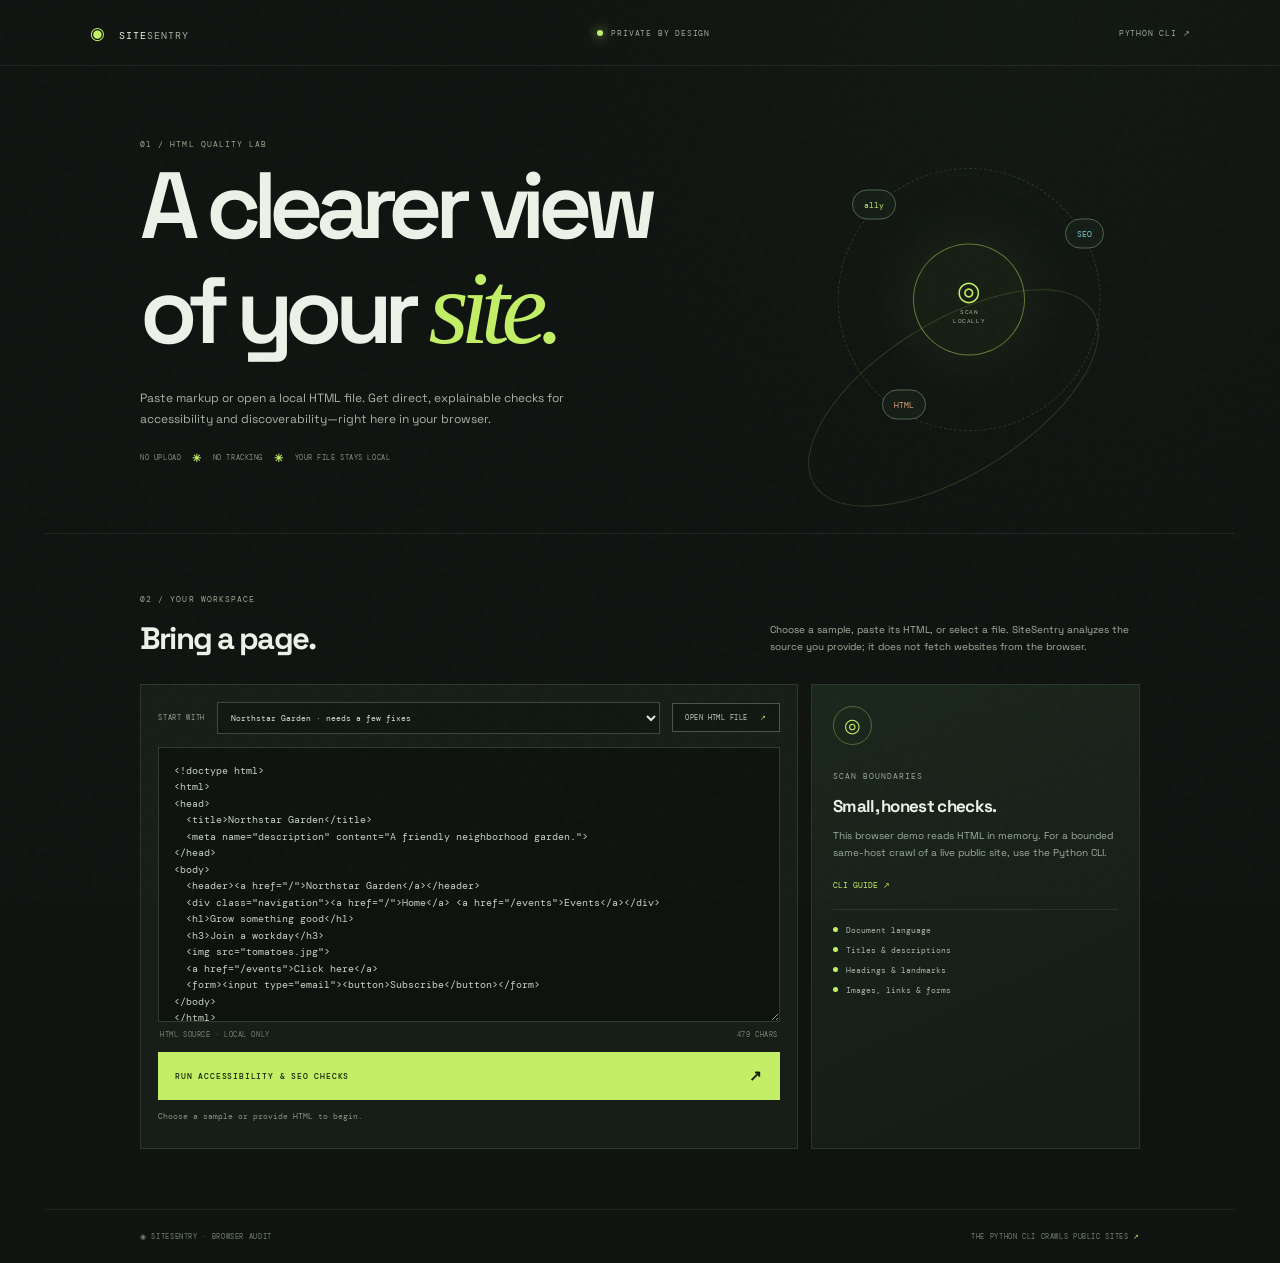
<file: web/index.html>
<!doctype html>
<html lang="en">
<head>
  <meta charset="utf-8" />
  <meta name="viewport" content="width=device-width, initial-scale=1" />
  <meta name="theme-color" content="#101411" />
  <meta name="description" content="Audit a local HTML page for common accessibility and discoverability issues. Private by design; your source stays in your browser." />
  <title>SiteSentry — a calmer website audit</title>
  <link rel="preconnect" href="https://fonts.googleapis.com" />
  <link rel="preconnect" href="https://fonts.gstatic.com" crossorigin />
  <link href="https://fonts.googleapis.com/css2?family=DM+Mono:wght@400;500&family=Space+Grotesk:wght@400;500;600;700&display=swap" rel="stylesheet" />
  <link rel="stylesheet" href="style.css" />
</head>
<body>
  <a class="skip" href="#main">Skip to audit</a>
  <div class="grain" aria-hidden="true"></div>
  <header class="topbar"><a href="#top" class="brand"><span>◉</span> SITE<span>SENTRY</span></a><span class="privacy"><i></i> PRIVATE BY DESIGN</span><a class="repo-link" href="https://github.com/damnsunnyy/SiteSentry" target="_blank" rel="noreferrer">PYTHON CLI ↗</a></header>
  <main id="main">
    <section class="hero" id="top"><div class="hero-copy"><p class="kicker">01 / HTML QUALITY LAB</p><h1>A clearer view<br />of your <em>site.</em></h1><p class="lede">Paste markup or open a local HTML file. Get direct, explainable checks for accessibility and discoverability—right here in your browser.</p><div class="trust"><span>NO UPLOAD</span><b>✳</b><span>NO TRACKING</span><b>✳</b><span>YOUR FILE STAYS LOCAL</span></div></div><div class="hero-ring" aria-hidden="true"><div class="orbit o1"></div><div class="orbit o2"></div><div class="score-orb"><b>◎</b><span>SCAN<br />LOCALLY</span></div><i class="signal s1">a11y</i><i class="signal s2">SEO</i><i class="signal s3">HTML</i></div></section>
    <section class="tool" aria-labelledby="workspace-title"><div class="section-head"><div><p class="kicker">02 / YOUR WORKSPACE</p><h2 id="workspace-title">Bring a page.</h2></div><p>Choose a sample, paste its HTML, or select a file. SiteSentry analyzes the source you provide; it does not fetch websites from the browser.</p></div>
      <div class="workspace"><div class="editor"><div class="editor-top"><label for="sample-select">START WITH</label><select id="sample-select"><option value="garden">Northstar Garden · needs a few fixes</option><option value="studio">Kindred Studio · good baseline</option></select><label class="upload" for="file-input">OPEN HTML FILE <span>↗</span></label><input id="file-input" type="file" accept="text/html,.html,.htm" /></div><label class="sr-only" for="html-input">Page HTML source to audit</label><textarea id="html-input" spellcheck="false" aria-describedby="editor-help"></textarea><div id="editor-help" class="editor-foot"><span>HTML SOURCE · LOCAL ONLY</span><span id="char-count">0 CHARS</span></div><button id="scan-button" class="scan-button"><span>RUN ACCESSIBILITY &amp; SEO CHECKS</span><b>↗</b></button><div id="status" class="status" aria-live="polite">Choose a sample or provide HTML to begin.</div></div>
        <aside class="side-note"><div class="side-mark">◎</div><p class="kicker">SCAN BOUNDARIES</p><h3>Small, honest checks.</h3><p>This browser demo reads HTML in memory. For a bounded same-host crawl of a live public site, use the Python CLI.</p><a href="https://github.com/damnsunnyy/SiteSentry#quick-start" target="_blank" rel="noreferrer">CLI GUIDE ↗</a><div class="rule-list"><span><i></i> Document language</span><span><i></i> Titles &amp; descriptions</span><span><i></i> Headings &amp; landmarks</span><span><i></i> Images, links &amp; forms</span></div></aside>
      </div>
    </section>
    <section class="results" id="results" hidden aria-live="polite"><div class="results-head"><div><p class="kicker">03 / SCAN RESULTS</p><h2 id="result-title">Page audit.</h2><p id="result-subtitle" class="muted"></p></div><div class="result-actions"><button id="download-json" class="quiet">DOWNLOAD JSON ↓</button><button id="download-html" class="quiet">SAVE REPORT ↗</button></div></div><div class="summary"><div class="score-card"><div id="score-ring" class="score-ring"><b id="score-value">—</b></div><div><span class="eyebrow">BASELINE SCORE</span><p>Starts at 100. Deductions are simple triage signals, not a compliance grade.</p></div></div><div class="metric critical"><span>CRITICAL</span><b id="critical-count">0</b></div><div class="metric warning"><span>WARNINGS</span><b id="warning-count">0</b></div><div class="metric notice"><span>NOTICES</span><b id="notice-count">0</b></div></div><div class="result-grid"><div><div class="results-title"><h3>Findings</h3><span id="finding-count" class="small-label"></span></div><div id="finding-list" class="finding-list"></div></div><aside class="page-preview"><div class="results-title"><h3>Source snapshot</h3><span class="small-label">PARSED IN BROWSER</span></div><div id="snapshot"></div></aside></div></section>
    <footer><span>◉ SITESENTRY · BROWSER AUDIT</span><span>THE PYTHON CLI CRAWLS PUBLIC SITES <a href="https://github.com/damnsunnyy/SiteSentry">↗</a></span></footer>
  </main>
  <script src="app.js"></script>
</body>
</html>
</file>
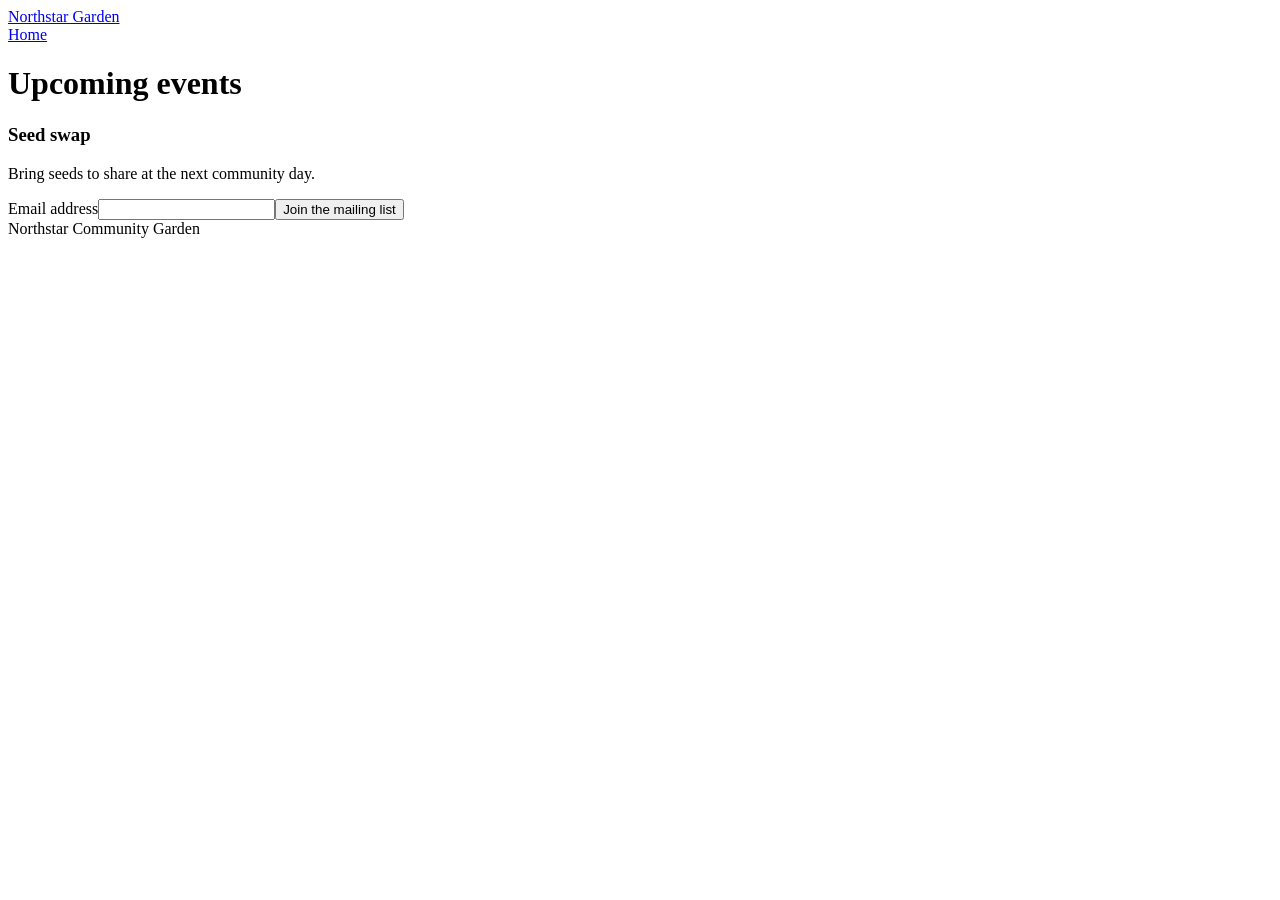
<file: examples/site/events.html>
<!doctype html>
<html lang="en">
<head>
  <title>Garden events | Northstar</title>
  <meta name="description" content="See the Northstar Community Garden schedule for seed swaps, workdays, and beginner-friendly classes this season.">
  <meta name="viewport" content="width=device-width, initial-scale=1">
</head>
<body>
  <header><a href="index.html">Northstar Garden</a></header>
  <nav><a href="index.html">Home</a></nav>
  <main>
    <h1>Upcoming events</h1>
    <h3>Seed swap</h3>
    <p>Bring seeds to share at the next community day.</p>
    <form><label for="email">Email address</label><input id="email" type="email"><button>Join the mailing list</button></form>
  </main>
  <footer>Northstar Community Garden</footer>
</body>
</html>
</file>
<file: web/style.css>
:root{--bg:#101411;--panel:#171e18;--panel2:#1c251d;--line:#2b372d;--text:#edf1e8;--muted:#a4b09f;--dim:#758271;--acid:#c2ef66;--red:#f18b7f;--orange:#f0bd68;--blue:#92c9e6;--mono:'DM Mono',monospace;--sans:'Space Grotesk',sans-serif}*{box-sizing:border-box}html{scroll-behavior:smooth}body{margin:0;background:radial-gradient(ellipse at 80% 0,#253b271c,transparent 35%),var(--bg);color:var(--text);font:14px var(--sans)}.grain{position:fixed;inset:0;z-index:4;pointer-events:none;opacity:.028;background-image:url("data:image/svg+xml,%3Csvg viewBox='0 0 160 160' xmlns='http://www.w3.org/2000/svg'%3E%3Cfilter id='n'%3E%3CfeTurbulence type='fractalNoise' baseFrequency='.9' numOctaves='3' stitchTiles='stitch'/%3E%3C/filter%3E%3Crect width='100%25' height='100%25' filter='url(%23n)' opacity='.7'/%3E%3C/svg%3E")}.skip{position:absolute;top:-60px;left:14px;z-index:20;padding:10px;background:var(--acid);color:#14200d}.skip:focus{top:10px}.topbar{height:66px;padding:0 7%;display:flex;align-items:center;justify-content:space-between;border-bottom:1px solid #ffffff13;position:relative;z-index:5}.brand{color:var(--text);text-decoration:none;font:10px var(--mono);letter-spacing:.1em}.brand>span:first-child{font-size:17px;color:var(--acid);margin-right:6px}.brand>span:last-child{color:var(--muted)}.privacy,.repo-link{color:#9eaa9a;font:8px var(--mono);letter-spacing:.1em;text-decoration:none}.privacy{display:flex;align-items:center;gap:8px}.privacy i{width:6px;height:6px;border-radius:50%;background:var(--acid);box-shadow:0 0 12px var(--acid)}.repo-link:hover{color:var(--acid)}main{max-width:1190px;margin:auto}.hero{min-height:440px;padding:73px 8% 68px;position:relative;display:flex;align-items:center;overflow:hidden;border-bottom:1px solid #ffffff13}.hero-copy{position:relative;z-index:2;width:58%}.kicker,.eyebrow{color:#9aa792;font:8px var(--mono);letter-spacing:.13em;margin:0 0 14px}.hero h1{font-size:clamp(53px,7.6vw,94px);line-height:.91;letter-spacing:-.09em;margin:0;font-weight:600}.hero h1 em{font:italic 400 1.1em Georgia,serif;color:var(--acid);letter-spacing:-.08em}.lede{max-width:475px;color:#a8b2a5;line-height:1.75;font-size:12px;margin:21px 0}.trust{display:flex;align-items:center;gap:11px;color:#81907d;font:7px var(--mono);letter-spacing:.08em}.trust b{color:var(--acid);font-size:11px}.hero-ring{position:absolute;width:365px;height:365px;right:7%;top:50%;transform:translateY(-50%)}.orbit{position:absolute;left:50%;top:50%;border:1px solid #c2ef6628;border-radius:50%;transform:translate(-50%,-50%)}.o1{width:90%;height:42%;rotate:-32deg;animation:spin 38s linear infinite}.o2{width:72%;height:72%;border-style:dashed;animation:spin 65s linear infinite reverse}.score-orb{position:absolute;left:50%;top:50%;transform:translate(-50%,-50%);width:112px;height:112px;border:1px solid #c2ef6670;border-radius:50%;display:grid;place-content:center;text-align:center;background:#c2ef6609;box-shadow:0 0 75px #c2ef6618}.score-orb b{font:27px var(--mono);color:var(--acid)}.score-orb span{font:6px/1.5 var(--mono);letter-spacing:.1em;color:#a8b69e}.signal{position:absolute;padding:9px 11px;border:1px solid #52634e;border-radius:20px;background:#151e16;color:#d9e5d2;font:8px var(--mono);font-style:normal;animation:float 4s ease-in-out infinite}.s1{top:20%;left:18%;color:#c2ef66}.s2{right:13%;top:28%;animation-delay:-1.2s;color:#7cced6}.s3{left:26%;bottom:17%;animation-delay:-2.1s;color:#e4a175}.tool,.results{padding:60px 8%}.section-head,.results-head{display:flex;align-items:end;justify-content:space-between;gap:35px;margin-bottom:26px}.section-head h2,.results-head h2{font-size:31px;letter-spacing:-.06em;margin:0}.section-head>p{max-width:370px;color:var(--muted);font-size:10px;line-height:1.7;margin:0 0 3px}.workspace{display:grid;grid-template-columns:1.6fr .8fr;gap:13px}.editor,.side-note,.page-preview{border:1px solid var(--line);background:var(--panel)}.editor{padding:17px}.editor-top{display:flex;align-items:center;gap:12px;margin-bottom:13px}.editor-top label:not(.upload){color:#94a18e;font:7px var(--mono);letter-spacing:.1em}.editor-top select{min-width:0;flex:1;background:#111712;border:1px solid #3c4a3c;color:#dfe8d9;padding:9px;font:8px var(--mono)}.upload,.quiet{border:1px solid #485647;color:#c5d0bf;background:#111712;padding:9px 12px;font:7px var(--mono);letter-spacing:.07em;cursor:pointer;white-space:nowrap}.upload:hover,.quiet:hover{border-color:var(--acid);color:var(--acid)}.upload span{color:var(--acid);margin-left:8px}#file-input{display:none}textarea{display:block;resize:vertical;width:100%;height:275px;padding:15px;border:1px solid #303b31;background:#0e130f;color:#c6d1c2;outline:none;font:10px/1.65 var(--mono);tab-size:2}textarea:focus{border-color:#7a9b52}.editor-foot{display:flex;justify-content:space-between;padding:8px 2px 13px;color:#758271;font:7px var(--mono);letter-spacing:.08em}.scan-button{width:100%;display:flex;justify-content:space-between;align-items:center;border:0;background:var(--acid);color:#15200e;padding:14px 17px;font:500 8px var(--mono);letter-spacing:.1em;cursor:pointer}.scan-button:hover{background:#d9f99b}.scan-button b{font-size:15px}.status{min-height:20px;margin-top:11px;color:#869482;font:8px var(--mono)}.status.error{color:var(--red)}.side-note{padding:21px;background:linear-gradient(155deg,#1b261c,#151b16)}.side-mark{width:39px;height:39px;display:grid;place-items:center;border:1px solid #c2ef6655;border-radius:50%;color:var(--acid);font-size:19px;margin-bottom:26px}.side-note h3{font-size:17px;letter-spacing:-.04em;margin:0 0 8px}.side-note>p:not(.kicker){color:#9fae9b;font-size:10px;line-height:1.7}.side-note>a{display:inline-block;margin:9px 0 19px;color:var(--acid);font:8px var(--mono);text-decoration:none}.rule-list{display:grid;gap:10px;border-top:1px solid #ffffff16;padding-top:15px;color:#aab6a4;font:8px var(--mono)}.rule-list span{display:flex;gap:8px;align-items:center}.rule-list i{width:5px;height:5px;border-radius:50%;background:var(--acid)}.results{padding-top:12px;border-top:1px solid #ffffff13}.results[hidden]{display:none}.results-head{margin-bottom:20px}.results-head h2{font-size:28px}.muted{font-size:9px;color:var(--muted);margin:6px 0 0}.result-actions{display:flex;gap:8px}.summary{display:grid;grid-template-columns:2fr repeat(3,.72fr);gap:9px;margin:15px 0}.score-card,.metric{border:1px solid var(--line);background:var(--panel);padding:15px;display:flex;align-items:center;gap:13px}.score-ring{width:58px;height:58px;flex:0 0 58px;border-radius:50%;display:grid;place-items:center;background:radial-gradient(closest-side,var(--panel) 80%,transparent 82%),conic-gradient(var(--acid) 0,#ffffff18 0);color:var(--acid);font-size:17px}.score-card p{max-width:270px;margin:4px 0 0;color:var(--muted);font-size:8px;line-height:1.5}.metric{display:block}.metric span{display:block;color:#96a28f;font:7px var(--mono);letter-spacing:.08em}.metric b{display:block;font:25px var(--sans);margin-top:9px}.metric.critical b{color:var(--red)}.metric.warning b{color:var(--orange)}.metric.notice b{color:var(--blue)}.result-grid{display:grid;grid-template-columns:1.5fr .8fr;gap:12px}.results-title{display:flex;justify-content:space-between;align-items:center;margin:0 0 12px}.results-title h3{font-size:14px;margin:0;letter-spacing:-.03em}.small-label{color:#83907e;font:7px var(--mono);letter-spacing:.08em}.finding-list{display:grid;gap:8px}.finding{padding:15px;border:1px solid var(--line);border-left:3px solid var(--blue);background:var(--panel)}.finding.critical{border-left-color:var(--red)}.finding.warning{border-left-color:var(--orange)}.finding.notice{border-left-color:var(--blue)}.finding-top{display:flex;justify-content:space-between;align-items:center;gap:8px;color:#8e9b89;font:7px var(--mono)}.finding.critical .severity{color:var(--red)}.finding.warning .severity{color:var(--orange)}.finding.notice .severity{color:var(--blue)}.finding h4{margin:8px 0 4px;font-size:12px}.finding p{margin:0;color:#a4b09f;font-size:9px;line-height:1.6}.fix{margin-top:9px;padding:9px;background:#101611;color:#c5d0c0;font-size:8px;line-height:1.6}.fix b{color:var(--acid);font:7px var(--mono);margin-right:5px}.empty{border:1px solid var(--line);padding:22px;color:#acb7a7;background:#171e18;font-size:10px}.page-preview{padding:16px}.snap{display:grid;gap:11px}.snap>div{border-bottom:1px solid #ffffff12;padding-bottom:9px}.snap span{display:block;color:#7e8c78;font:7px var(--mono);letter-spacing:.08em}.snap b{display:block;margin-top:4px;font-size:10px;font-weight:500;overflow-wrap:anywhere}.snap .status-ok{color:var(--acid)}footer{padding:22px 8%;border-top:1px solid #ffffff13;display:flex;justify-content:space-between;color:#748170;font:7px var(--mono);letter-spacing:.09em}footer a{color:var(--acid);text-decoration:none}.sr-only{position:absolute;width:1px;height:1px;padding:0;margin:-1px;overflow:hidden;clip:rect(0,0,0,0);white-space:nowrap;border:0}
@keyframes spin{to{rotate:360deg}}@keyframes float{50%{translate:0 -8px}}@media(max-width:800px){.hero{padding-left:6%;padding-right:6%}.hero-ring{right:-6%;opacity:.75}.workspace{grid-template-columns:1fr}.side-note{display:grid;grid-template-columns:45px 1fr;column-gap:14px}.side-mark{grid-row:1/4;margin:0}.side-note .rule-list{grid-column:2}.summary{grid-template-columns:repeat(3,1fr)}.score-card{grid-column:1/-1}.result-grid{grid-template-columns:1fr}}@media(max-width:540px){.topbar{padding:0 5%}.privacy{display:none}.hero{min-height:500px;padding:60px 6% 195px}.hero-copy{width:100%}.hero h1{font-size:58px}.hero-ring{top:auto;bottom:-195px;right:-8%;width:310px;height:310px;transform:none;opacity:.65}.trust{gap:7px;font-size:6px}.tool,.results{padding:42px 5%}.section-head,.results-head{align-items:start;flex-direction:column;gap:12px}.section-head h2{font-size:27px}.editor{padding:12px}.editor-top{flex-wrap:wrap}.editor-top select{order:3;flex-basis:100%}textarea{height:250px;font-size:8px}.summary{grid-template-columns:repeat(3,1fr)}.metric{padding:10px}.metric span{font-size:6px}.metric b{font-size:22px}.score-card{padding:12px}.result-actions{width:100%}.quiet{flex:1}footer{padding:20px 5%;gap:10px;flex-wrap:wrap}footer span:last-child{display:none}}
@media(prefers-reduced-motion:reduce){*,*:before,*:after{animation-duration:.01ms!important;animation-iteration-count:1!important;scroll-behavior:auto!important}}
</file>
